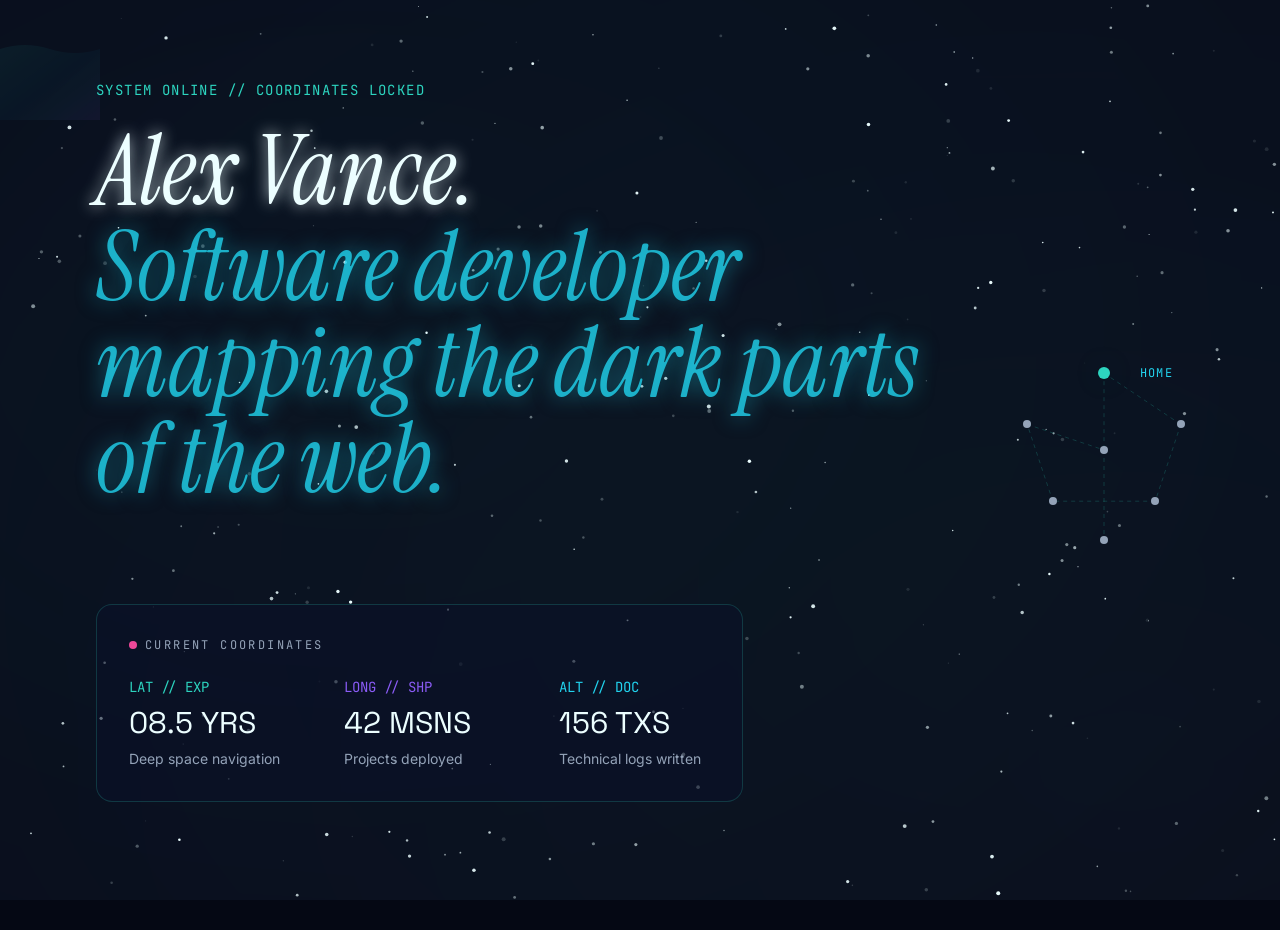
<file: index.html>
<!doctype html>
<html lang="en">
  <head>
    <meta charset="UTF-8" />
    <link rel="icon" type="image/svg+xml" href="/vite.svg" />
    <meta name="viewport" content="width=device-width, initial-scale=1.0" />
    <title>Home | aurora-borealis</title>
    <script type="module" crossorigin src="./assets/main.js"></script>
    <link rel="modulepreload" crossorigin href="./useScreenInit.js">
    <link rel="modulepreload" crossorigin href="./assets/jsx-runtime.js">
    <link rel="modulepreload" crossorigin href="./assets/proxy.js">
    <link rel="modulepreload" crossorigin href="./components/ConstellationNav.js">
    <link rel="modulepreload" crossorigin href="./components/AuroraBackground.js">
    <link rel="modulepreload" crossorigin href="./components/StarField.js">
    <link rel="stylesheet" crossorigin href="./assets/main.css">
    <script>
  window.__STATIC_PAGE_ROUTE__ = "/";

  (function () {
    if (!window.location.hash || window.location.hash === "#") {
      window.location.replace(
        window.location.pathname +
        window.location.search +
        "#/"
      );
    }
  })();
</script>
</head>
  <body>
    <div id="root"></div>
  </body>
</html>
</file>
<file: assets/main.css>
@import"https://fonts.googleapis.com/css2?family=Instrument+Serif:ital@0;1&family=Inter:wght@300;400;500;600&family=JetBrains+Mono:wght@400;500;700&family=Space+Grotesk:wght@300;400;500;600;700&display=swap";@tailwind base;@tailwind components;@tailwind utilities;*,:before,:after{--tw-border-spacing-x: 0;--tw-border-spacing-y: 0;--tw-translate-x: 0;--tw-translate-y: 0;--tw-rotate: 0;--tw-skew-x: 0;--tw-skew-y: 0;--tw-scale-x: 1;--tw-scale-y: 1;--tw-pan-x: ;--tw-pan-y: ;--tw-pinch-zoom: ;--tw-scroll-snap-strictness: proximity;--tw-gradient-from-position: ;--tw-gradient-via-position: ;--tw-gradient-to-position: ;--tw-ordinal: ;--tw-slashed-zero: ;--tw-numeric-figure: ;--tw-numeric-spacing: ;--tw-numeric-fraction: ;--tw-ring-inset: ;--tw-ring-offset-width: 0px;--tw-ring-offset-color: #fff;--tw-ring-color: rgb(59 130 246 / .5);--tw-ring-offset-shadow: 0 0 #0000;--tw-ring-shadow: 0 0 #0000;--tw-shadow: 0 0 #0000;--tw-shadow-colored: 0 0 #0000;--tw-blur: ;--tw-brightness: ;--tw-contrast: ;--tw-grayscale: ;--tw-hue-rotate: ;--tw-invert: ;--tw-saturate: ;--tw-sepia: ;--tw-drop-shadow: ;--tw-backdrop-blur: ;--tw-backdrop-brightness: ;--tw-backdrop-contrast: ;--tw-backdrop-grayscale: ;--tw-backdrop-hue-rotate: ;--tw-backdrop-invert: ;--tw-backdrop-opacity: ;--tw-backdrop-saturate: ;--tw-backdrop-sepia: ;--tw-contain-size: ;--tw-contain-layout: ;--tw-contain-paint: ;--tw-contain-style: }::backdrop{--tw-border-spacing-x: 0;--tw-border-spacing-y: 0;--tw-translate-x: 0;--tw-translate-y: 0;--tw-rotate: 0;--tw-skew-x: 0;--tw-skew-y: 0;--tw-scale-x: 1;--tw-scale-y: 1;--tw-pan-x: ;--tw-pan-y: ;--tw-pinch-zoom: ;--tw-scroll-snap-strictness: proximity;--tw-gradient-from-position: ;--tw-gradient-via-position: ;--tw-gradient-to-position: ;--tw-ordinal: ;--tw-slashed-zero: ;--tw-numeric-figure: ;--tw-numeric-spacing: ;--tw-numeric-fraction: ;--tw-ring-inset: ;--tw-ring-offset-width: 0px;--tw-ring-offset-color: #fff;--tw-ring-color: rgb(59 130 246 / .5);--tw-ring-offset-shadow: 0 0 #0000;--tw-ring-shadow: 0 0 #0000;--tw-shadow: 0 0 #0000;--tw-shadow-colored: 0 0 #0000;--tw-blur: ;--tw-brightness: ;--tw-contrast: ;--tw-grayscale: ;--tw-hue-rotate: ;--tw-invert: ;--tw-saturate: ;--tw-sepia: ;--tw-drop-shadow: ;--tw-backdrop-blur: ;--tw-backdrop-brightness: ;--tw-backdrop-contrast: ;--tw-backdrop-grayscale: ;--tw-backdrop-hue-rotate: ;--tw-backdrop-invert: ;--tw-backdrop-opacity: ;--tw-backdrop-saturate: ;--tw-backdrop-sepia: ;--tw-contain-size: ;--tw-contain-layout: ;--tw-contain-paint: ;--tw-contain-style: }*,:before,:after{box-sizing:border-box;border-width:0;border-style:solid;border-color:#e5e7eb}:before,:after{--tw-content: ""}html,:host{line-height:1.5;-webkit-text-size-adjust:100%;-moz-tab-size:4;-o-tab-size:4;tab-size:4;font-family:ui-sans-serif,system-ui,sans-serif,"Apple Color Emoji","Segoe UI Emoji",Segoe UI Symbol,"Noto Color Emoji";font-feature-settings:normal;font-variation-settings:normal;-webkit-tap-highlight-color:transparent}body{margin:0;line-height:inherit}hr{height:0;color:inherit;border-top-width:1px}abbr:where([title]){-webkit-text-decoration:underline dotted;text-decoration:underline dotted}h1,h2,h3,h4,h5,h6{font-size:inherit;font-weight:inherit}a{color:inherit;text-decoration:inherit}b,strong{font-weight:bolder}code,kbd,samp,pre{font-family:JetBrains Mono,monospace;font-feature-settings:normal;font-variation-settings:normal;font-size:1em}small{font-size:80%}sub,sup{font-size:75%;line-height:0;position:relative;vertical-align:baseline}sub{bottom:-.25em}sup{top:-.5em}table{text-indent:0;border-color:inherit;border-collapse:collapse}button,input,optgroup,select,textarea{font-family:inherit;font-feature-settings:inherit;font-variation-settings:inherit;font-size:100%;font-weight:inherit;line-height:inherit;letter-spacing:inherit;color:inherit;margin:0;padding:0}button,select{text-transform:none}button,input:where([type=button]),input:where([type=reset]),input:where([type=submit]){-webkit-appearance:button;background-color:transparent;background-image:none}:-moz-focusring{outline:auto}:-moz-ui-invalid{box-shadow:none}progress{vertical-align:baseline}::-webkit-inner-spin-button,::-webkit-outer-spin-button{height:auto}[type=search]{-webkit-appearance:textfield;outline-offset:-2px}::-webkit-search-decoration{-webkit-appearance:none}::-webkit-file-upload-button{-webkit-appearance:button;font:inherit}summary{display:list-item}blockquote,dl,dd,h1,h2,h3,h4,h5,h6,hr,figure,p,pre{margin:0}fieldset{margin:0;padding:0}legend{padding:0}ol,ul,menu{list-style:none;margin:0;padding:0}dialog{padding:0}textarea{resize:vertical}input::-moz-placeholder,textarea::-moz-placeholder{opacity:1;color:#9ca3af}input::placeholder,textarea::placeholder{opacity:1;color:#9ca3af}button,[role=button]{cursor:pointer}:disabled{cursor:default}img,svg,video,canvas,audio,iframe,embed,object{display:block;vertical-align:middle}img,video{max-width:100%;height:auto}[hidden]:where(:not([hidden=until-found])){display:none}:root{--bg-space: #050814;--bg-haze: #0A1128;--aurora-turquoise: #2DD4BF;--aurora-teal: #14B8A6;--aurora-cyan: #22D3EE;--aurora-violet: #8B5CF6;--aurora-magenta: #EC4899;--star-white: #ECFEFF;--text-body: #CFFAFE;--text-muted: #94A3B8}body{--tw-bg-opacity: 1;background-color:rgb(5 8 20 / var(--tw-bg-opacity, 1));--tw-text-opacity: 1;color:rgb(207 250 254 / var(--tw-text-opacity, 1));-webkit-font-smoothing:antialiased;-moz-osx-font-smoothing:grayscale;font-family:Inter,sans-serif}body *::-moz-selection{background-color:#2dd4bf4d;--tw-text-opacity: 1;color:rgb(236 254 255 / var(--tw-text-opacity, 1))}body *::selection{background-color:#2dd4bf4d;--tw-text-opacity: 1;color:rgb(236 254 255 / var(--tw-text-opacity, 1))}body::-moz-selection{background-color:#2dd4bf4d;--tw-text-opacity: 1;color:rgb(236 254 255 / var(--tw-text-opacity, 1))}body::selection{background-color:#2dd4bf4d;--tw-text-opacity: 1;color:rgb(236 254 255 / var(--tw-text-opacity, 1))}body{overflow-x:hidden}h1,h2,h3,h4,h5,h6{font-family:Space Grotesk,sans-serif;font-family:Space Grotesk,sans-serif}.pointer-events-none{pointer-events:none}.pointer-events-auto{pointer-events:auto}.static{position:static}.fixed{position:fixed}.absolute{position:absolute}.relative{position:relative}.sticky{position:sticky}.-inset-4{top:-1rem;right:-1rem;bottom:-1rem;left:-1rem}.-inset-\[100\%\]{top:-100%;right:-100%;bottom:-100%;left:-100%}.inset-0{top:0;right:0;bottom:0;left:0}.bottom-0{bottom:0}.bottom-6{bottom:1.5rem}.left-0{left:0}.left-1\/2{left:50%}.left-6{left:1.5rem}.left-\[-4px\]{left:-4px}.left-full{left:100%}.right-0{right:0}.right-12{right:3rem}.right-6{right:1.5rem}.top-0{top:0}.top-1\/2{top:50%}.top-2{top:.5rem}.top-32{top:8rem}.top-6{top:1.5rem}.top-full{top:100%}.-z-10{z-index:-10}.z-0{z-index:0}.z-10{z-index:10}.z-20{z-index:20}.z-40{z-index:40}.z-50{z-index:50}.mx-auto{margin-left:auto;margin-right:auto}.mb-1{margin-bottom:.25rem}.mb-12{margin-bottom:3rem}.mb-16{margin-bottom:4rem}.mb-2{margin-bottom:.5rem}.mb-20{margin-bottom:5rem}.mb-24{margin-bottom:6rem}.mb-32{margin-bottom:8rem}.mb-4{margin-bottom:1rem}.mb-6{margin-bottom:1.5rem}.mb-8{margin-bottom:2rem}.mt-24{margin-top:6rem}.mt-32{margin-top:8rem}.mt-4{margin-top:1rem}.mt-40{margin-top:10rem}.mt-8{margin-top:2rem}.block{display:block}.inline-block{display:inline-block}.flex{display:flex}.grid{display:grid}.h-1{height:.25rem}.h-1\.5{height:.375rem}.h-10{height:2.5rem}.h-2{height:.5rem}.h-4{height:1rem}.h-64{height:16rem}.h-8{height:2rem}.h-\[1px\]{height:1px}.h-\[300px\]{height:300px}.h-\[400px\]{height:400px}.h-\[500px\]{height:500px}.h-\[700px\]{height:700px}.h-full{height:100%}.h-px{height:1px}.min-h-screen{min-height:100vh}.w-1{width:.25rem}.w-1\.5{width:.375rem}.w-10{width:2.5rem}.w-12{width:3rem}.w-2{width:.5rem}.w-32{width:8rem}.w-4{width:1rem}.w-64{width:16rem}.w-8{width:2rem}.w-80{width:20rem}.w-\[300px\]{width:300px}.w-\[500px\]{width:500px}.w-\[700px\]{width:700px}.w-full{width:100%}.w-px{width:1px}.max-w-2xl{max-width:42rem}.max-w-3xl{max-width:48rem}.max-w-4xl{max-width:56rem}.max-w-5xl{max-width:64rem}.max-w-6xl{max-width:72rem}.max-w-7xl{max-width:80rem}.flex-1{flex:1 1 0%}.shrink-0{flex-shrink:0}.origin-left{transform-origin:left}.-translate-x-1\/2{--tw-translate-x: -50%;transform:translate(var(--tw-translate-x),var(--tw-translate-y)) rotate(var(--tw-rotate)) skew(var(--tw-skew-x)) skewY(var(--tw-skew-y)) scaleX(var(--tw-scale-x)) scaleY(var(--tw-scale-y))}.-translate-y-1\/2{--tw-translate-y: -50%;transform:translate(var(--tw-translate-x),var(--tw-translate-y)) rotate(var(--tw-rotate)) skew(var(--tw-skew-x)) skewY(var(--tw-skew-y)) scaleX(var(--tw-scale-x)) scaleY(var(--tw-scale-y))}.transform{transform:translate(var(--tw-translate-x),var(--tw-translate-y)) rotate(var(--tw-rotate)) skew(var(--tw-skew-x)) skewY(var(--tw-skew-y)) scaleX(var(--tw-scale-x)) scaleY(var(--tw-scale-y))}@keyframes pulse{50%{opacity:.5}}.animate-pulse-slow{animation:pulse 4s cubic-bezier(.4,0,.6,1) infinite}.cursor-pointer{cursor:pointer}.resize-none{resize:none}.resize{resize:both}.grid-cols-1{grid-template-columns:repeat(1,minmax(0,1fr))}.flex-col{flex-direction:column}.flex-wrap{flex-wrap:wrap}.items-start{align-items:flex-start}.items-center{align-items:center}.items-baseline{align-items:baseline}.justify-end{justify-content:flex-end}.justify-center{justify-content:center}.justify-between{justify-content:space-between}.gap-16{gap:4rem}.gap-2{gap:.5rem}.gap-3{gap:.75rem}.gap-4{gap:1rem}.gap-8{gap:2rem}.space-y-24>:not([hidden])~:not([hidden]){--tw-space-y-reverse: 0;margin-top:calc(6rem * calc(1 - var(--tw-space-y-reverse)));margin-bottom:calc(6rem * var(--tw-space-y-reverse))}.space-y-32>:not([hidden])~:not([hidden]){--tw-space-y-reverse: 0;margin-top:calc(8rem * calc(1 - var(--tw-space-y-reverse)));margin-bottom:calc(8rem * var(--tw-space-y-reverse))}.space-y-4>:not([hidden])~:not([hidden]){--tw-space-y-reverse: 0;margin-top:calc(1rem * calc(1 - var(--tw-space-y-reverse)));margin-bottom:calc(1rem * var(--tw-space-y-reverse))}.space-y-6>:not([hidden])~:not([hidden]){--tw-space-y-reverse: 0;margin-top:calc(1.5rem * calc(1 - var(--tw-space-y-reverse)));margin-bottom:calc(1.5rem * var(--tw-space-y-reverse))}.space-y-8>:not([hidden])~:not([hidden]){--tw-space-y-reverse: 0;margin-top:calc(2rem * calc(1 - var(--tw-space-y-reverse)));margin-bottom:calc(2rem * var(--tw-space-y-reverse))}.overflow-hidden{overflow:hidden}.whitespace-nowrap{white-space:nowrap}.rounded{border-radius:.25rem}.rounded-2xl{border-radius:1rem}.rounded-3xl{border-radius:1.5rem}.rounded-full{border-radius:9999px}.rounded-xl{border-radius:.75rem}.border{border-width:1px}.border-b{border-bottom-width:1px}.border-b-2{border-bottom-width:2px}.border-l-2{border-left-width:2px}.border-l-4{border-left-width:4px}.border-r-2{border-right-width:2px}.border-t-2{border-top-width:2px}.border-aurora-cyan{--tw-border-opacity: 1;border-color:rgb(34 211 238 / var(--tw-border-opacity, 1))}.border-aurora-cyan\/20{border-color:#22d3ee33}.border-aurora-cyan\/30{border-color:#22d3ee4d}.border-aurora-magenta\/30{border-color:#ec48994d}.border-aurora-turquoise{--tw-border-opacity: 1;border-color:rgb(45 212 191 / var(--tw-border-opacity, 1))}.border-aurora-turquoise\/20{border-color:#2dd4bf33}.border-aurora-turquoise\/30{border-color:#2dd4bf4d}.border-aurora-violet\/30{border-color:#8b5cf64d}.border-muted\/30{border-color:#94a3b84d}.border-transparent{border-color:transparent}.border-white\/10{border-color:#ffffff1a}.border-white\/20{border-color:#fff3}.border-white\/5{border-color:#ffffff0d}.border-l-aurora-turquoise{--tw-border-opacity: 1;border-left-color:rgb(45 212 191 / var(--tw-border-opacity, 1))}.bg-\[\#050814\]{--tw-bg-opacity: 1;background-color:rgb(5 8 20 / var(--tw-bg-opacity, 1))}.bg-aurora-cyan{--tw-bg-opacity: 1;background-color:rgb(34 211 238 / var(--tw-bg-opacity, 1))}.bg-aurora-cyan\/10{background-color:#22d3ee1a}.bg-aurora-magenta{--tw-bg-opacity: 1;background-color:rgb(236 72 153 / var(--tw-bg-opacity, 1))}.bg-aurora-turquoise{--tw-bg-opacity: 1;background-color:rgb(45 212 191 / var(--tw-bg-opacity, 1))}.bg-aurora-turquoise\/10{background-color:#2dd4bf1a}.bg-aurora-turquoise\/20{background-color:#2dd4bf33}.bg-muted{--tw-bg-opacity: 1;background-color:rgb(148 163 184 / var(--tw-bg-opacity, 1))}.bg-muted\/30{background-color:#94a3b84d}.bg-space{--tw-bg-opacity: 1;background-color:rgb(5 8 20 / var(--tw-bg-opacity, 1))}.bg-space\/50{background-color:#05081480}.bg-space\/95{background-color:#050814f2}.bg-star{--tw-bg-opacity: 1;background-color:rgb(236 254 255 / var(--tw-bg-opacity, 1))}.bg-transparent{background-color:transparent}.bg-white{--tw-bg-opacity: 1;background-color:rgb(255 255 255 / var(--tw-bg-opacity, 1))}.bg-white\/5{background-color:#ffffff0d}.bg-gradient-to-b{background-image:linear-gradient(to bottom,var(--tw-gradient-stops))}.bg-gradient-to-br{background-image:linear-gradient(to bottom right,var(--tw-gradient-stops))}.bg-gradient-to-r{background-image:linear-gradient(to right,var(--tw-gradient-stops))}.bg-gradient-to-t{background-image:linear-gradient(to top,var(--tw-gradient-stops))}.from-aurora-cyan{--tw-gradient-from: #22D3EE var(--tw-gradient-from-position);--tw-gradient-to: rgb(34 211 238 / 0) var(--tw-gradient-to-position);--tw-gradient-stops: var(--tw-gradient-from), var(--tw-gradient-to)}.from-aurora-magenta{--tw-gradient-from: #EC4899 var(--tw-gradient-from-position);--tw-gradient-to: rgb(236 72 153 / 0) var(--tw-gradient-to-position);--tw-gradient-stops: var(--tw-gradient-from), var(--tw-gradient-to)}.from-aurora-teal{--tw-gradient-from: #14B8A6 var(--tw-gradient-from-position);--tw-gradient-to: rgb(20 184 166 / 0) var(--tw-gradient-to-position);--tw-gradient-stops: var(--tw-gradient-from), var(--tw-gradient-to)}.from-aurora-turquoise{--tw-gradient-from: #2DD4BF var(--tw-gradient-from-position);--tw-gradient-to: rgb(45 212 191 / 0) var(--tw-gradient-to-position);--tw-gradient-stops: var(--tw-gradient-from), var(--tw-gradient-to)}.from-aurora-turquoise\/10{--tw-gradient-from: rgb(45 212 191 / .1) var(--tw-gradient-from-position);--tw-gradient-to: rgb(45 212 191 / 0) var(--tw-gradient-to-position);--tw-gradient-stops: var(--tw-gradient-from), var(--tw-gradient-to)}.from-aurora-violet{--tw-gradient-from: #8B5CF6 var(--tw-gradient-from-position);--tw-gradient-to: rgb(139 92 246 / 0) var(--tw-gradient-to-position);--tw-gradient-stops: var(--tw-gradient-from), var(--tw-gradient-to)}.via-aurora-magenta{--tw-gradient-to: rgb(236 72 153 / 0) var(--tw-gradient-to-position);--tw-gradient-stops: var(--tw-gradient-from), #EC4899 var(--tw-gradient-via-position), var(--tw-gradient-to)}.via-aurora-violet{--tw-gradient-to: rgb(139 92 246 / 0) var(--tw-gradient-to-position);--tw-gradient-stops: var(--tw-gradient-from), #8B5CF6 var(--tw-gradient-via-position), var(--tw-gradient-to)}.via-aurora-violet\/10{--tw-gradient-to: rgb(139 92 246 / 0) var(--tw-gradient-to-position);--tw-gradient-stops: var(--tw-gradient-from), rgb(139 92 246 / .1) var(--tw-gradient-via-position), var(--tw-gradient-to)}.via-star{--tw-gradient-to: rgb(236 254 255 / 0) var(--tw-gradient-to-position);--tw-gradient-stops: var(--tw-gradient-from), #ECFEFF var(--tw-gradient-via-position), var(--tw-gradient-to)}.to-aurora-cyan{--tw-gradient-to: #22D3EE var(--tw-gradient-to-position)}.to-aurora-magenta{--tw-gradient-to: #EC4899 var(--tw-gradient-to-position)}.to-aurora-violet{--tw-gradient-to: #8B5CF6 var(--tw-gradient-to-position)}.to-blue-500{--tw-gradient-to: #3b82f6 var(--tw-gradient-to-position)}.to-red-500{--tw-gradient-to: #ef4444 var(--tw-gradient-to-position)}.to-transparent{--tw-gradient-to: transparent var(--tw-gradient-to-position)}.p-2{padding:.5rem}.p-3{padding:.75rem}.p-6{padding:1.5rem}.p-8{padding:2rem}.px-2{padding-left:.5rem;padding-right:.5rem}.px-4{padding-left:1rem;padding-right:1rem}.px-6{padding-left:1.5rem;padding-right:1.5rem}.py-1{padding-top:.25rem;padding-bottom:.25rem}.py-2{padding-top:.5rem;padding-bottom:.5rem}.py-4{padding-top:1rem;padding-bottom:1rem}.pb-2{padding-bottom:.5rem}.pb-32{padding-bottom:8rem}.pl-8{padding-left:2rem}.pt-20{padding-top:5rem}.pt-32{padding-top:8rem}.text-left{text-align:left}.text-center{text-align:center}.text-right{text-align:right}.font-mono{font-family:JetBrains Mono,monospace}.font-space{font-family:Space Grotesk,sans-serif}.text-2xl{font-size:1.5rem;line-height:2rem}.text-3xl{font-size:1.875rem;line-height:2.25rem}.text-4xl{font-size:2.25rem;line-height:2.5rem}.text-5xl{font-size:3rem;line-height:1}.text-6xl{font-size:3.75rem;line-height:1}.text-\[10px\]{font-size:10px}.text-lg{font-size:1.125rem;line-height:1.75rem}.text-sm{font-size:.875rem;line-height:1.25rem}.text-xl{font-size:1.25rem;line-height:1.75rem}.text-xs{font-size:.75rem;line-height:1rem}.font-bold{font-weight:700}.uppercase{text-transform:uppercase}.leading-relaxed{line-height:1.625}.leading-tight{line-height:1.25}.tracking-\[0\.2em\]{letter-spacing:.2em}.tracking-wider{letter-spacing:.05em}.tracking-widest{letter-spacing:.1em}.text-aurora-cyan{--tw-text-opacity: 1;color:rgb(34 211 238 / var(--tw-text-opacity, 1))}.text-aurora-cyan\/80{color:#22d3eecc}.text-aurora-magenta{--tw-text-opacity: 1;color:rgb(236 72 153 / var(--tw-text-opacity, 1))}.text-aurora-turquoise{--tw-text-opacity: 1;color:rgb(45 212 191 / var(--tw-text-opacity, 1))}.text-aurora-violet{--tw-text-opacity: 1;color:rgb(139 92 246 / var(--tw-text-opacity, 1))}.text-body{--tw-text-opacity: 1;color:rgb(207 250 254 / var(--tw-text-opacity, 1))}.text-body\/70{color:#cffafeb3}.text-body\/80{color:#cffafecc}.text-muted{--tw-text-opacity: 1;color:rgb(148 163 184 / var(--tw-text-opacity, 1))}.text-space{--tw-text-opacity: 1;color:rgb(5 8 20 / var(--tw-text-opacity, 1))}.text-star{--tw-text-opacity: 1;color:rgb(236 254 255 / var(--tw-text-opacity, 1))}.opacity-20{opacity:.2}.opacity-30{opacity:.3}.opacity-40{opacity:.4}.opacity-50{opacity:.5}.opacity-60{opacity:.6}.opacity-80{opacity:.8}.mix-blend-screen{mix-blend-mode:screen}.mix-blend-overlay{mix-blend-mode:overlay}.shadow-\[0_0_10px_rgba\(236\,254\,255\,0\.8\)\]{--tw-shadow: 0 0 10px rgba(236,254,255,.8);--tw-shadow-colored: 0 0 10px var(--tw-shadow-color);box-shadow:var(--tw-ring-offset-shadow, 0 0 #0000),var(--tw-ring-shadow, 0 0 #0000),var(--tw-shadow)}.shadow-\[0_0_30px_rgba\(0\,0\,0\,0\.5\)\]{--tw-shadow: 0 0 30px rgba(0,0,0,.5);--tw-shadow-colored: 0 0 30px var(--tw-shadow-color);box-shadow:var(--tw-ring-offset-shadow, 0 0 #0000),var(--tw-ring-shadow, 0 0 #0000),var(--tw-shadow)}.shadow-\[0_0_50px_rgba\(34\,211\,238\,1\)\]{--tw-shadow: 0 0 50px rgba(34,211,238,1);--tw-shadow-colored: 0 0 50px var(--tw-shadow-color);box-shadow:var(--tw-ring-offset-shadow, 0 0 #0000),var(--tw-ring-shadow, 0 0 #0000),var(--tw-shadow)}.blur{--tw-blur: blur(8px);filter:var(--tw-blur) var(--tw-brightness) var(--tw-contrast) var(--tw-grayscale) var(--tw-hue-rotate) var(--tw-invert) var(--tw-saturate) var(--tw-sepia) var(--tw-drop-shadow)}.filter{filter:var(--tw-blur) var(--tw-brightness) var(--tw-contrast) var(--tw-grayscale) var(--tw-hue-rotate) var(--tw-invert) var(--tw-saturate) var(--tw-sepia) var(--tw-drop-shadow)}.backdrop-blur-lg{--tw-backdrop-blur: blur(16px);-webkit-backdrop-filter:var(--tw-backdrop-blur) var(--tw-backdrop-brightness) var(--tw-backdrop-contrast) var(--tw-backdrop-grayscale) var(--tw-backdrop-hue-rotate) var(--tw-backdrop-invert) var(--tw-backdrop-opacity) var(--tw-backdrop-saturate) var(--tw-backdrop-sepia);backdrop-filter:var(--tw-backdrop-blur) var(--tw-backdrop-brightness) var(--tw-backdrop-contrast) var(--tw-backdrop-grayscale) var(--tw-backdrop-hue-rotate) var(--tw-backdrop-invert) var(--tw-backdrop-opacity) var(--tw-backdrop-saturate) var(--tw-backdrop-sepia)}.backdrop-blur-sm{--tw-backdrop-blur: blur(4px);-webkit-backdrop-filter:var(--tw-backdrop-blur) var(--tw-backdrop-brightness) var(--tw-backdrop-contrast) var(--tw-backdrop-grayscale) var(--tw-backdrop-hue-rotate) var(--tw-backdrop-invert) var(--tw-backdrop-opacity) var(--tw-backdrop-saturate) var(--tw-backdrop-sepia);backdrop-filter:var(--tw-backdrop-blur) var(--tw-backdrop-brightness) var(--tw-backdrop-contrast) var(--tw-backdrop-grayscale) var(--tw-backdrop-hue-rotate) var(--tw-backdrop-invert) var(--tw-backdrop-opacity) var(--tw-backdrop-saturate) var(--tw-backdrop-sepia)}.transition{transition-property:color,background-color,border-color,text-decoration-color,fill,stroke,opacity,box-shadow,transform,filter,backdrop-filter;transition-timing-function:cubic-bezier(.4,0,.2,1);transition-duration:.15s}.transition-all{transition-property:all;transition-timing-function:cubic-bezier(.4,0,.2,1);transition-duration:.15s}.transition-colors{transition-property:color,background-color,border-color,text-decoration-color,fill,stroke;transition-timing-function:cubic-bezier(.4,0,.2,1);transition-duration:.15s}.transition-transform{transition-property:transform;transition-timing-function:cubic-bezier(.4,0,.2,1);transition-duration:.15s}.font-space{font-family:Space Grotesk,sans-serif}.font-serif-italic{font-family:"Instrument Serif",serif;font-style:italic}.font-mono{font-family:JetBrains Mono,monospace}.font-inter{font-family:Inter,sans-serif}.text-glow-cyan{text-shadow:0 0 20px rgba(34,211,238,.5)}.text-glow-white{text-shadow:0 0 15px rgba(236,254,255,.8)}.box-glow-teal{box-shadow:0 0 30px #14b8a633}.glass-panel{border-width:1px;border-color:#2dd4bf33;background-color:#0a112899;--tw-backdrop-blur: blur(12px);-webkit-backdrop-filter:var(--tw-backdrop-blur) var(--tw-backdrop-brightness) var(--tw-backdrop-contrast) var(--tw-backdrop-grayscale) var(--tw-backdrop-hue-rotate) var(--tw-backdrop-invert) var(--tw-backdrop-opacity) var(--tw-backdrop-saturate) var(--tw-backdrop-sepia);backdrop-filter:var(--tw-backdrop-blur) var(--tw-backdrop-brightness) var(--tw-backdrop-contrast) var(--tw-backdrop-grayscale) var(--tw-backdrop-hue-rotate) var(--tw-backdrop-invert) var(--tw-backdrop-opacity) var(--tw-backdrop-saturate) var(--tw-backdrop-sepia)}::-webkit-scrollbar{width:8px}::-webkit-scrollbar-track{background:#050814}::-webkit-scrollbar-thumb{background:#14b8a6;border-radius:4px}::-webkit-scrollbar-thumb:hover{background:#2dd4bf}.hover\:border-aurora-cyan\/50:hover{border-color:#22d3ee80}.hover\:bg-aurora-teal:hover{--tw-bg-opacity: 1;background-color:rgb(20 184 166 / var(--tw-bg-opacity, 1))}.hover\:bg-aurora-turquoise\/20:hover{background-color:#2dd4bf33}.hover\:bg-white\/5:hover{background-color:#ffffff0d}.hover\:text-aurora-cyan:hover{--tw-text-opacity: 1;color:rgb(34 211 238 / var(--tw-text-opacity, 1))}.hover\:text-aurora-magenta:hover{--tw-text-opacity: 1;color:rgb(236 72 153 / var(--tw-text-opacity, 1))}.hover\:text-aurora-violet:hover{--tw-text-opacity: 1;color:rgb(139 92 246 / var(--tw-text-opacity, 1))}.hover\:text-star:hover{--tw-text-opacity: 1;color:rgb(236 254 255 / var(--tw-text-opacity, 1))}.focus\:border-aurora-cyan:focus{--tw-border-opacity: 1;border-color:rgb(34 211 238 / var(--tw-border-opacity, 1))}.focus\:border-aurora-magenta:focus{--tw-border-opacity: 1;border-color:rgb(236 72 153 / var(--tw-border-opacity, 1))}.focus\:border-aurora-violet:focus{--tw-border-opacity: 1;border-color:rgb(139 92 246 / var(--tw-border-opacity, 1))}.focus\:outline-none:focus{outline:2px solid transparent;outline-offset:2px}.disabled\:opacity-50:disabled{opacity:.5}.group:hover .group-hover\:translate-x-1{--tw-translate-x: .25rem;transform:translate(var(--tw-translate-x),var(--tw-translate-y)) rotate(var(--tw-rotate)) skew(var(--tw-skew-x)) skewY(var(--tw-skew-y)) scaleX(var(--tw-scale-x)) scaleY(var(--tw-scale-y))}.group:hover .group-hover\:border-aurora-cyan{--tw-border-opacity: 1;border-color:rgb(34 211 238 / var(--tw-border-opacity, 1))}.group:hover .group-hover\:border-aurora-magenta{--tw-border-opacity: 1;border-color:rgb(236 72 153 / var(--tw-border-opacity, 1))}.group:hover .group-hover\:border-aurora-violet{--tw-border-opacity: 1;border-color:rgb(139 92 246 / var(--tw-border-opacity, 1))}.group:hover .group-hover\:bg-aurora-magenta{--tw-bg-opacity: 1;background-color:rgb(236 72 153 / var(--tw-bg-opacity, 1))}.group:hover .group-hover\:text-aurora-magenta{--tw-text-opacity: 1;color:rgb(236 72 153 / var(--tw-text-opacity, 1))}.group:hover .group-hover\:text-star{--tw-text-opacity: 1;color:rgb(236 254 255 / var(--tw-text-opacity, 1))}.group:hover .group-hover\:shadow-\[0_0_15px_rgba\(139\,92\,246\,0\.3\)\]{--tw-shadow: 0 0 15px rgba(139,92,246,.3);--tw-shadow-colored: 0 0 15px var(--tw-shadow-color);box-shadow:var(--tw-ring-offset-shadow, 0 0 #0000),var(--tw-ring-shadow, 0 0 #0000),var(--tw-shadow)}.group:hover .group-hover\:shadow-\[0_0_15px_rgba\(236\,72\,153\,0\.3\)\]{--tw-shadow: 0 0 15px rgba(236,72,153,.3);--tw-shadow-colored: 0 0 15px var(--tw-shadow-color);box-shadow:var(--tw-ring-offset-shadow, 0 0 #0000),var(--tw-ring-shadow, 0 0 #0000),var(--tw-shadow)}.group:hover .group-hover\:box-glow-teal{box-shadow:0 0 30px #14b8a633}@media (min-width: 768px){.md\:w-32{width:8rem}.md\:w-48{width:12rem}.md\:w-64{width:16rem}.md\:grid-cols-3{grid-template-columns:repeat(3,minmax(0,1fr))}.md\:flex-row{flex-direction:row}.md\:items-end{align-items:flex-end}.md\:items-center{align-items:center}.md\:gap-16{gap:4rem}.md\:gap-8{gap:2rem}.md\:p-8{padding:2rem}.md\:px-24{padding-left:6rem;padding-right:6rem}.md\:pl-16{padding-left:4rem}.md\:text-5xl{font-size:3rem;line-height:1}.md\:text-6xl{font-size:3.75rem;line-height:1}.md\:text-7xl{font-size:4.5rem;line-height:1}}@media (min-width: 1024px){.lg\:w-64{width:16rem}.lg\:flex-row{flex-direction:row}.lg\:text-8xl{font-size:6rem;line-height:1}}
</file>
